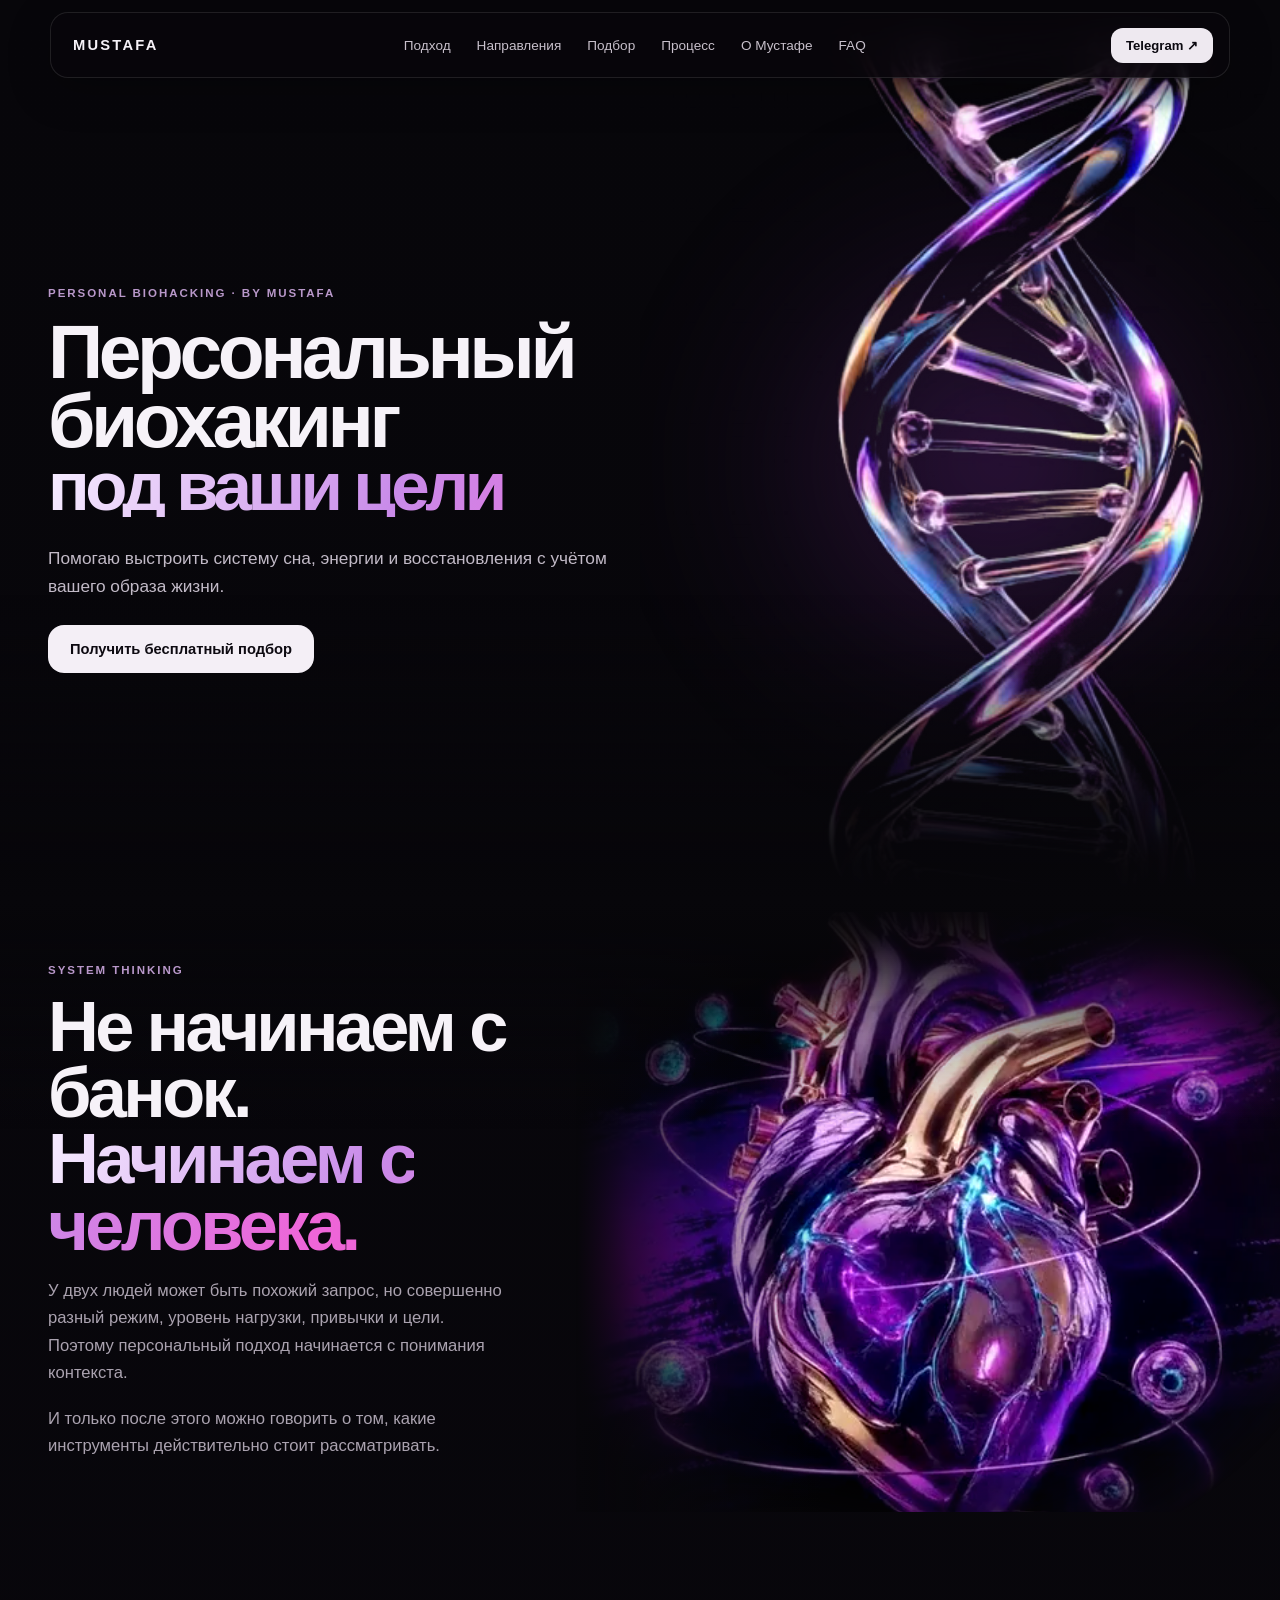
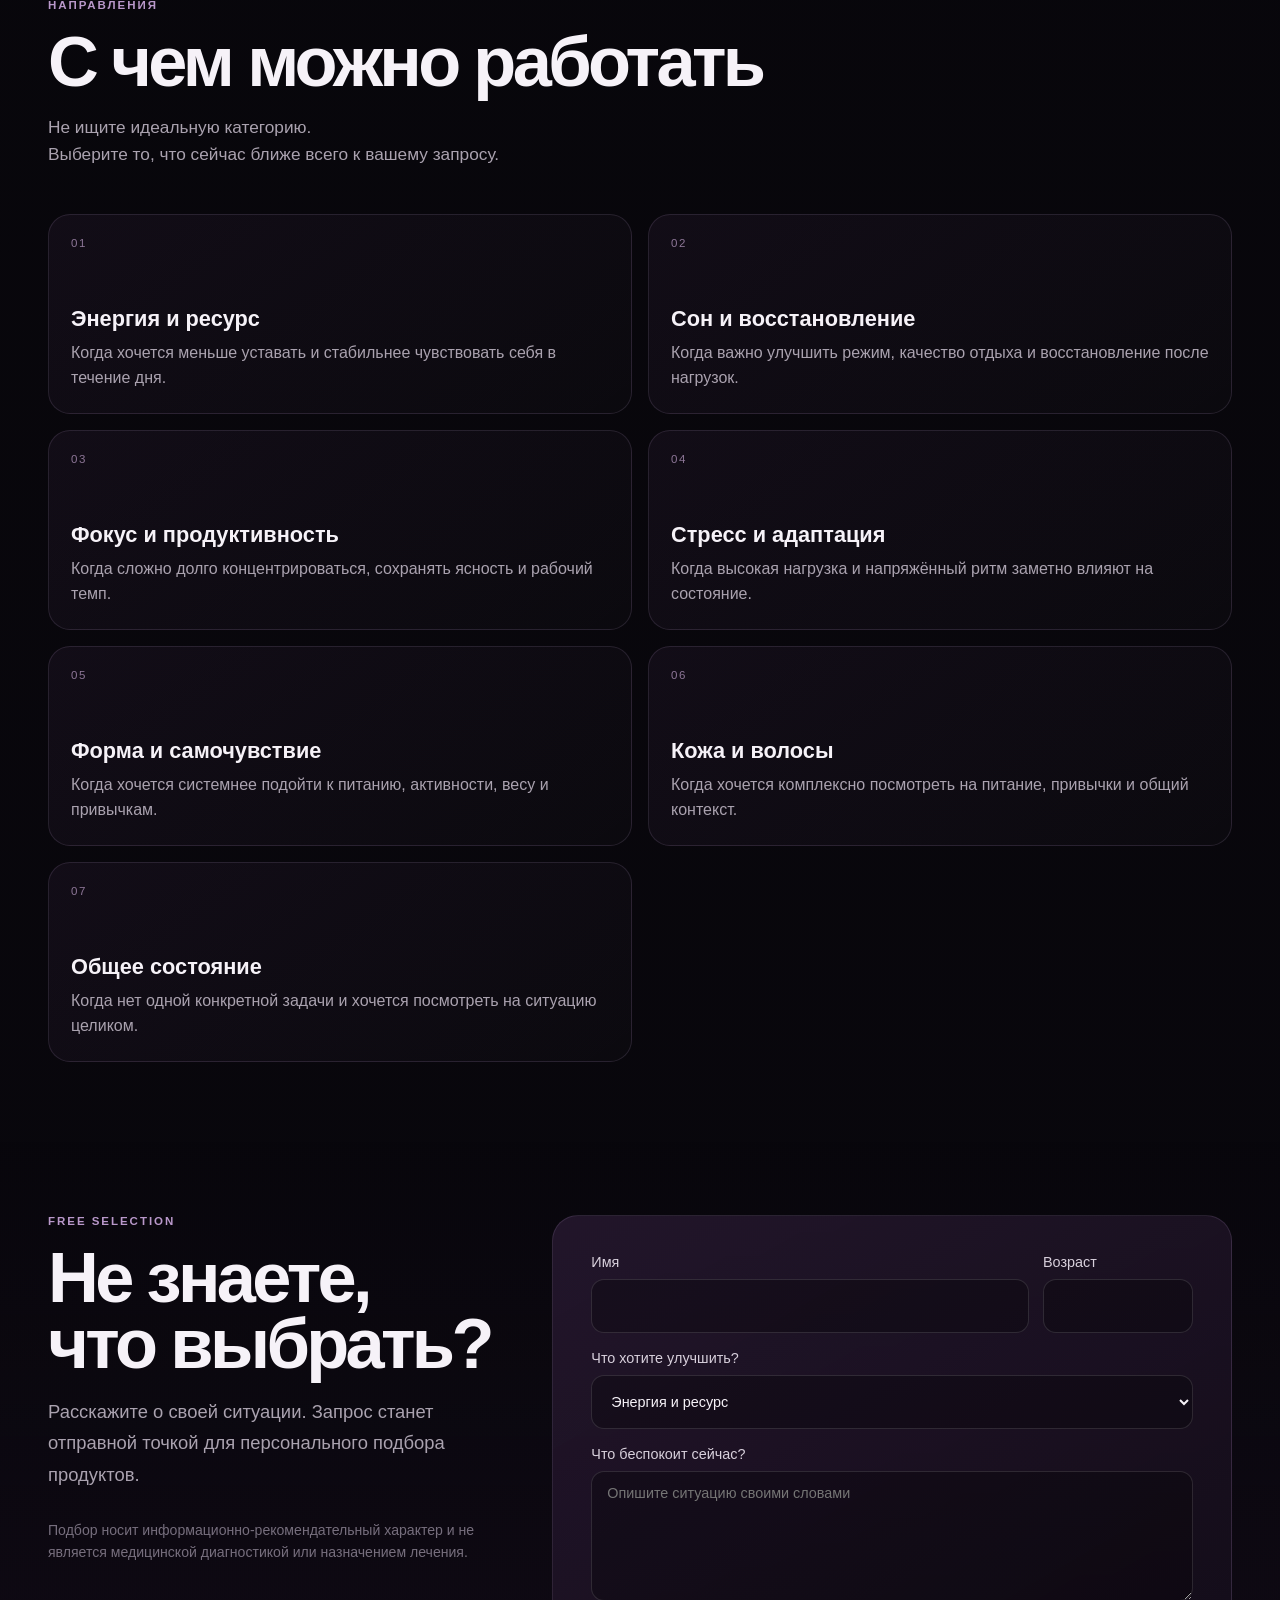
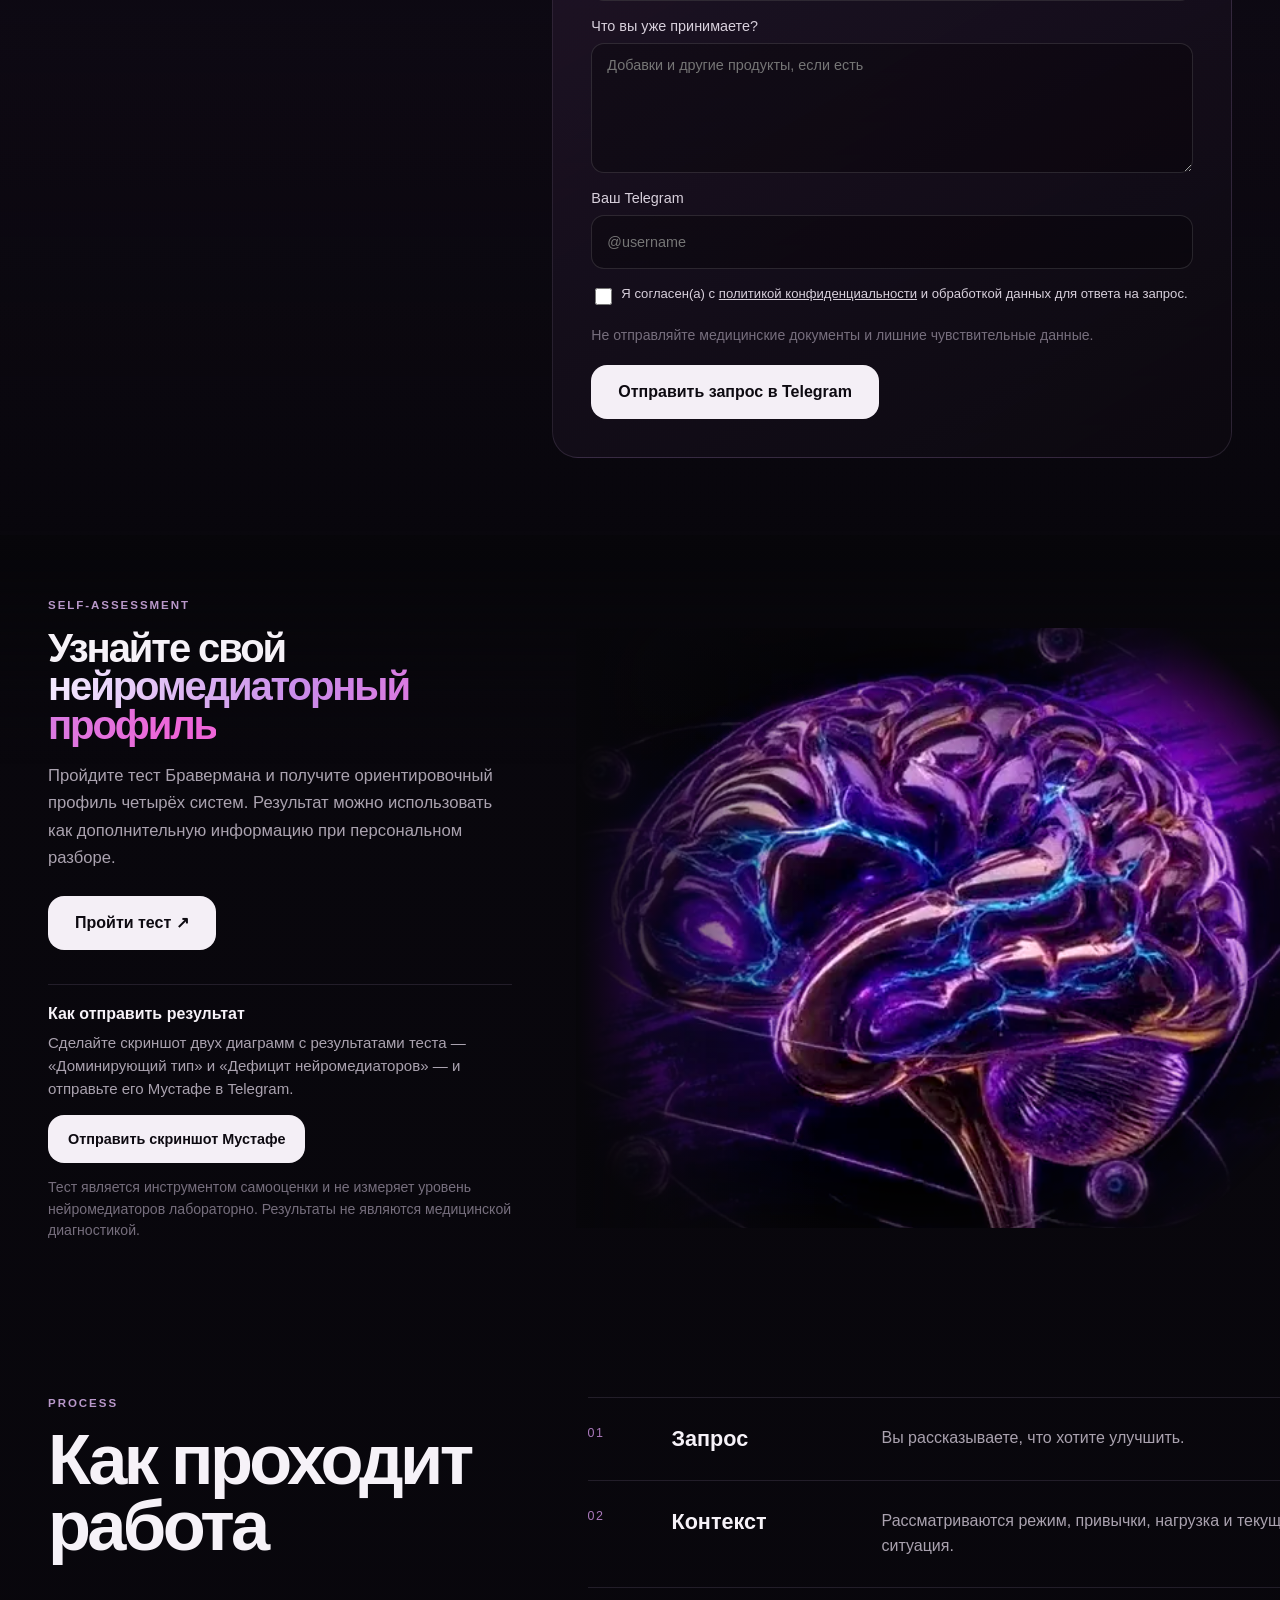
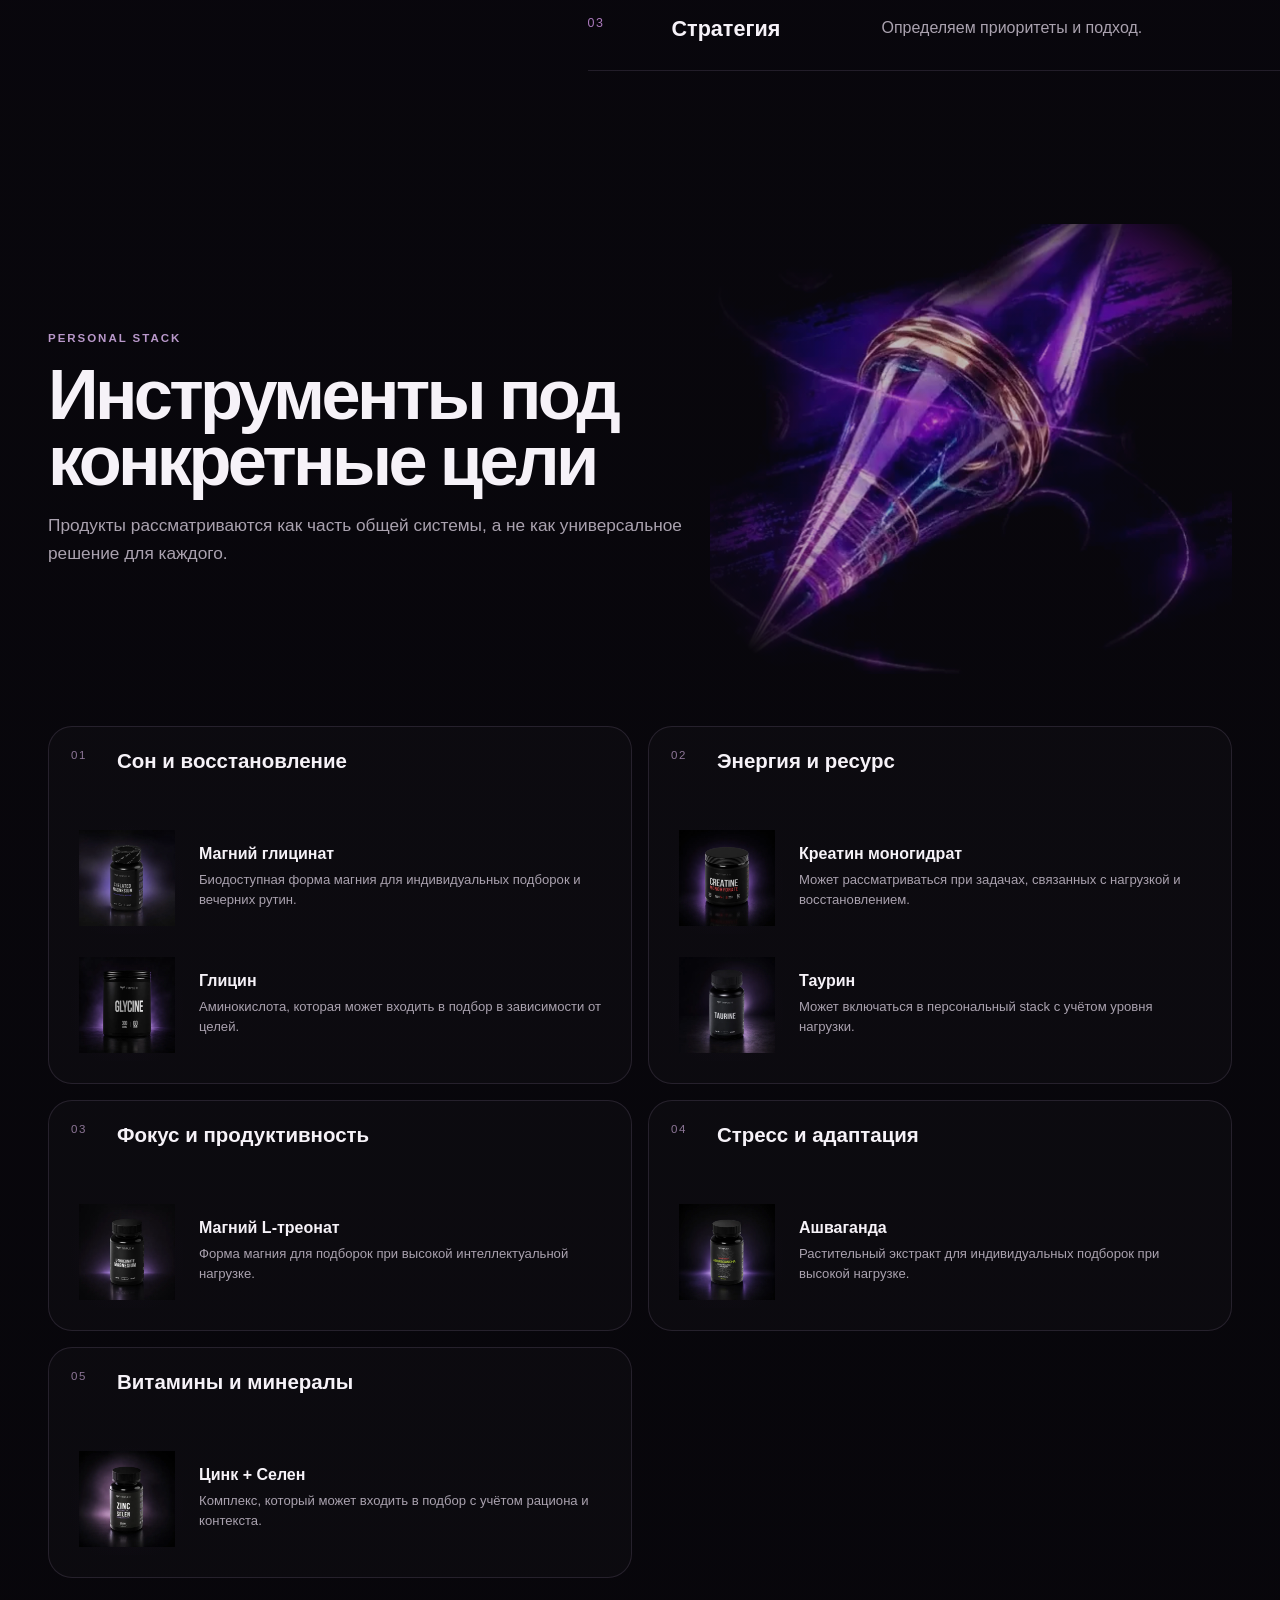
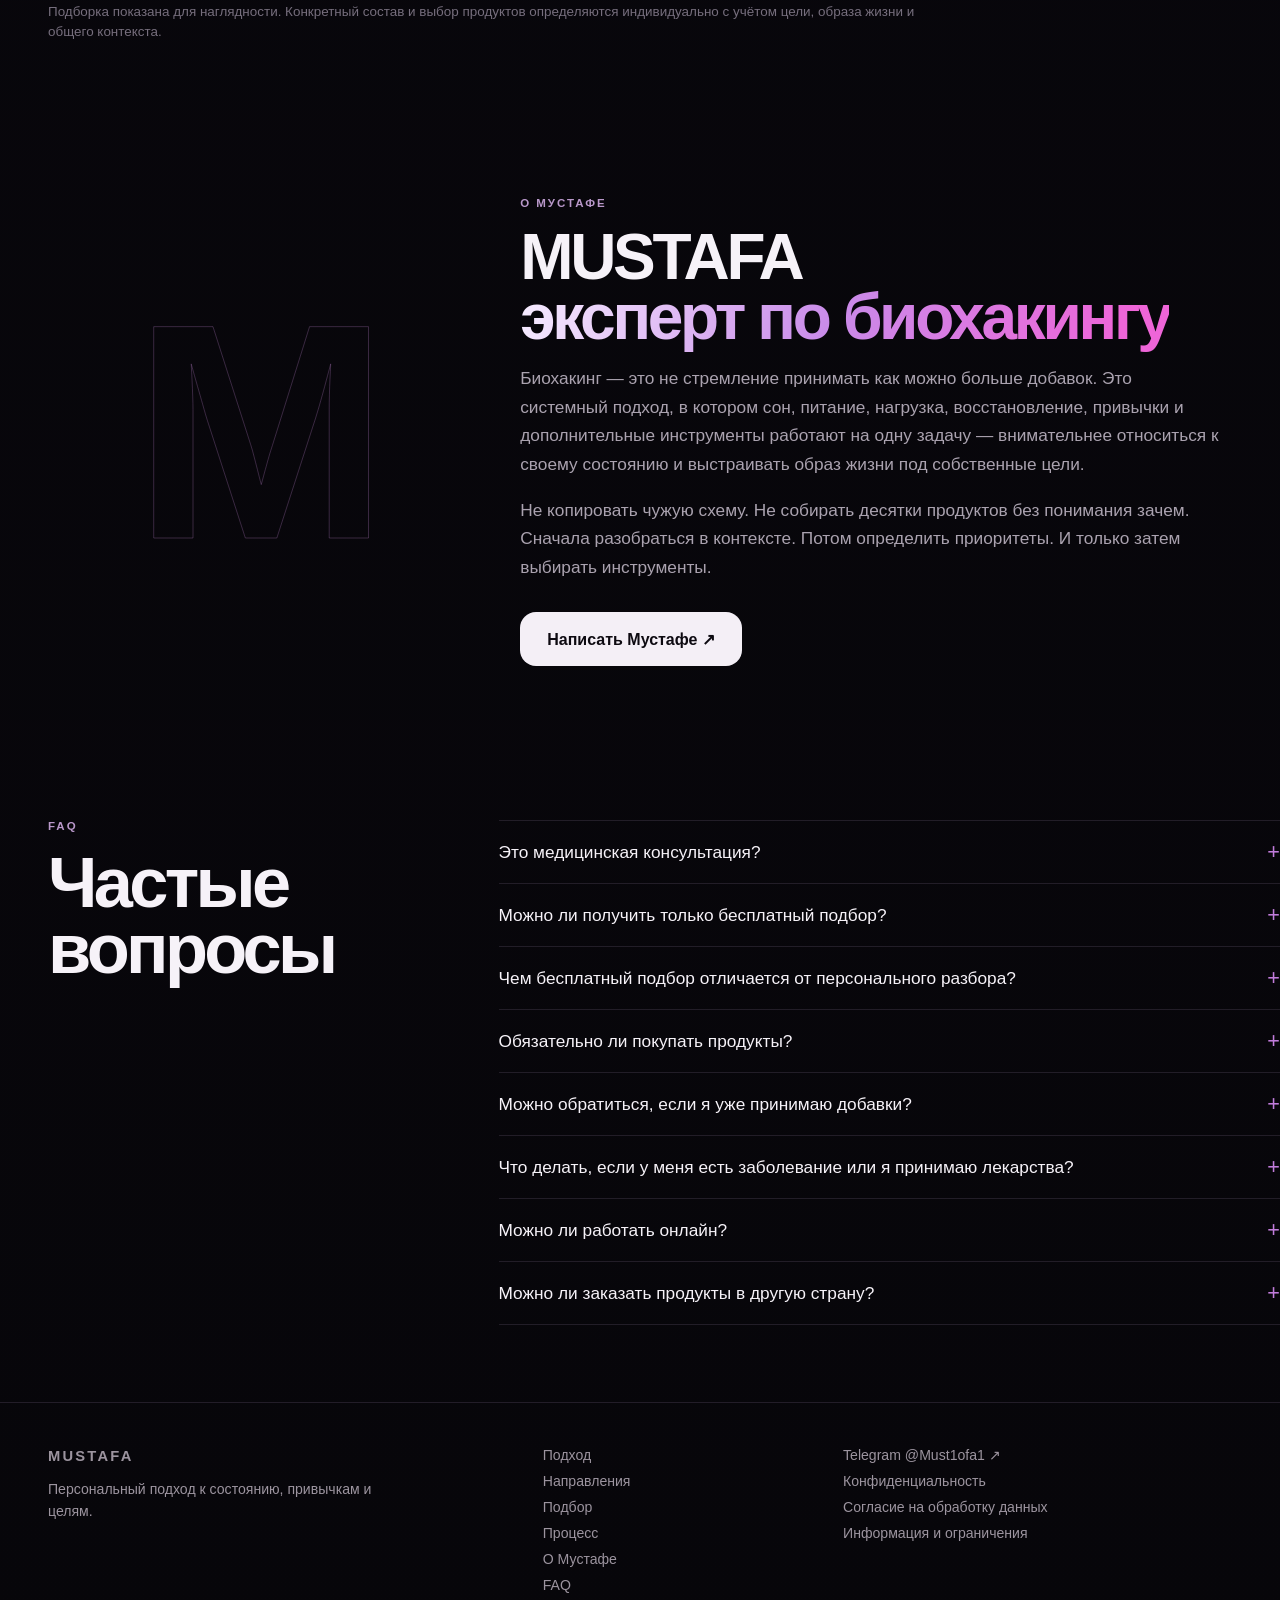
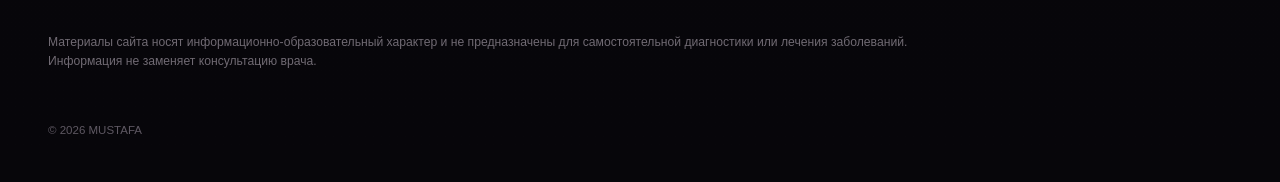
<file: index.html>
<!doctype html>
<html lang="ru">
<head>
  <meta charset="utf-8">
  <meta name="viewport" content="width=device-width,initial-scale=1,viewport-fit=cover">
  <meta name="theme-color" content="#07060a">
  <meta name="description" content="Персональный подход к энергии, сну, восстановлению и продуктивности.">
  <meta property="og:title" content="MUSTAFA — персональный биохакинг">
  <meta property="og:description" content="Сон, энергия, концентрация и восстановление через персональный подход.">
  <meta property="og:type" content="website">
  <meta property="og:image" content="assets/images/dna.jpg">
  <title>MUSTAFA — персональный биохакинг</title>
  <link rel="stylesheet" href="styles.css?v=20260825-13">
  <script src="app.js?v=20260825-10" defer></script>
</head>
<body>
  <a class="skip-link" href="#main">Перейти к содержанию</a>
  <div class="intro" id="intro" aria-hidden="true">
    <div class="intro__light"></div>
    <div class="intro__media"><video class="intro__video" autoplay muted loop playsinline preload="auto" poster="assets/images/dna-flow-poster.webp"><source src="assets/video/dna-flow.webm" type="video/webm"></video></div>
    <div class="intro__word">MUSTAFA</div>
    <button class="intro__skip" id="skipIntro" type="button">Пропустить</button>
  </div>
  <header class="header" id="header">
    <a class="brand" href="#top" aria-label="MUSTAFA — на главную">MUSTAFA</a>
    <nav class="nav" id="nav" aria-label="Основная навигация"><a href="#system">Подход</a><a href="#goals">Направления</a><a href="#selection">Подбор</a><a href="#process">Процесс</a><a href="#about">О Мустафе</a><a href="#faq">FAQ</a></nav>
    <a class="header__cta" href="https://t.me/Must1ofa1" target="_blank" rel="noopener noreferrer">Telegram ↗</a>
    <button class="menu" id="menu" type="button" aria-label="Открыть меню" aria-expanded="false"><span></span><span></span></button>
  </header>
  <main id="main">
    <section class="hero" id="top">
      <div class="hero__visual" id="heroVisual" aria-hidden="true"><video class="hero__video" autoplay muted loop playsinline preload="metadata" poster="assets/images/dna-flow-poster.webp"><source src="assets/video/dna-flow.webm" type="video/webm"></video></div>
      <div class="hero__content shell"><p class="eyebrow">PERSONAL BIOHACKING · BY MUSTAFA</p><h1 class="hero-title"><span class="hero-title__line">Персональный</span><span class="hero-title__line">биохакинг</span><em class="hero-title__line">под ваши цели</em></h1><p class="hero__lead">Помогаю выстроить систему сна, энергии и восстановления с учётом вашего образа жизни.</p><div class="hero__actions"><a class="button button--primary" href="#selection">Получить бесплатный подбор</a></div></div>
    </section>

    <section class="media-section media-section--heart" id="system">
      <div class="section-visual section-visual--heart" aria-hidden="true"><video class="section-video" autoplay muted loop playsinline preload="metadata" poster="assets/images/human-system-poster.webp"><source src="assets/video/human-system.mp4" type="video/mp4"></video></div>
      <div class="section-copy shell"><p class="eyebrow">SYSTEM THINKING</p><h2>Не начинаем с банок.<br><em>Начинаем с человека.</em></h2><p>У двух людей может быть похожий запрос, но совершенно разный режим, уровень нагрузки, привычки и цели. Поэтому персональный подход начинается с понимания контекста.</p><p>И только после этого можно говорить о том, какие инструменты действительно стоит рассматривать.</p></div>
    </section>

    <section id="goals" class="section goals"><div class="shell"><div class="section-head"><p class="eyebrow">НАПРАВЛЕНИЯ</p><h2>С чем можно работать</h2><p>Не ищите идеальную категорию.<br>Выберите то, что сейчас ближе всего к вашему запросу.</p></div><div class="goal-grid">
      <article class="goal-card"><span>01</span><h3>Энергия и ресурс</h3><p>Когда хочется меньше уставать и стабильнее чувствовать себя в течение дня.</p></article>
      <article class="goal-card"><span>02</span><h3>Сон и восстановление</h3><p>Когда важно улучшить режим, качество отдыха и восстановление после нагрузок.</p></article>
      <article class="goal-card"><span>03</span><h3>Фокус и продуктивность</h3><p>Когда сложно долго концентрироваться, сохранять ясность и рабочий темп.</p></article>
      <article class="goal-card"><span>04</span><h3>Стресс и адаптация</h3><p>Когда высокая нагрузка и напряжённый ритм заметно влияют на состояние.</p></article>
      <article class="goal-card"><span>05</span><h3>Форма и самочувствие</h3><p>Когда хочется системнее подойти к питанию, активности, весу и привычкам.</p></article>
      <article class="goal-card"><span>06</span><h3>Кожа и волосы</h3><p>Когда хочется комплексно посмотреть на питание, привычки и общий контекст.</p></article>
      <article class="goal-card"><span>07</span><h3>Общее состояние</h3><p>Когда нет одной конкретной задачи и хочется посмотреть на ситуацию целиком.</p></article>
    </div></div></section>

    <section id="selection" class="section selection"><div class="shell selection__grid"><div class="selection__intro"><p class="eyebrow">FREE SELECTION</p><h2>Не знаете,<br>что выбрать?</h2><p>Расскажите о своей ситуации. Запрос станет отправной точкой для персонального подбора продуктов.</p><p class="legal-note">Подбор носит информационно-рекомендательный характер и не является медицинской диагностикой или назначением лечения.</p></div>
      <form class="lead-form" id="leadForm" aria-describedby="form-note">
        <div class="form-row"><label>Имя<input name="name" autocomplete="name" required></label><label>Возраст<input name="age" inputmode="numeric" pattern="[0-9]{2,3}"></label></div>
        <label>Что хотите улучшить?<select name="goal"><option>Энергия и ресурс</option><option>Сон и восстановление</option><option>Фокус и продуктивность</option><option>Стресс и адаптация</option><option>Форма и самочувствие</option><option>Кожа и волосы</option><option>Общее состояние</option></select></label>
        <label>Что беспокоит сейчас?<textarea name="situation" rows="4" placeholder="Опишите ситуацию своими словами" required></textarea></label>
        <label>Что вы уже принимаете?<textarea name="current" rows="3" placeholder="Добавки и другие продукты, если есть"></textarea></label>
        <label>Ваш Telegram<input name="telegram" placeholder="@username" autocomplete="off" required></label>
        <label class="checkbox"><input type="checkbox" required><span>Я согласен(а) с <a href="privacy.html">политикой конфиденциальности</a> и обработкой данных для ответа на запрос.</span></label>
        <p id="form-note" class="legal-note form-note">Не отправляйте медицинские документы и лишние чувствительные данные.</p>
        <button class="button button--primary" id="submitButton" type="submit">Отправить запрос в Telegram</button><p class="success" id="formStatus" role="status" hidden></p>
      </form>
    </div></section>

    <section class="media-section media-section--brain" id="assessment">
      <div class="section-visual section-visual--brain" aria-hidden="true"><video class="section-video" autoplay muted loop playsinline preload="metadata" poster="assets/images/neuro-brain-poster.webp"><source src="assets/video/neuro-brain.mp4" type="video/mp4"></video></div>
      <div class="section-copy shell"><p class="eyebrow">SELF-ASSESSMENT</p><h2>Узнайте свой<br><em><span class="no-break">нейромедиаторный</span> профиль</em></h2><p>Пройдите тест Бравермана и получите ориентировочный профиль четырёх систем. Результат можно использовать как дополнительную информацию при персональном разборе.</p><a class="button button--primary" href="https://psytests.org/typo/bna-run.html" target="_blank" rel="noopener noreferrer">Пройти тест ↗</a><div class="test-share"><strong>Как отправить результат</strong><p>Сделайте скриншот двух диаграмм с результатами теста — «Доминирующий тип» и «Дефицит нейромедиаторов» — и отправьте его Мустафе в Telegram.</p><a class="button button--primary" href="https://t.me/Must1ofa1?text=Здравствуйте%21%20Отправляю%20скриншот%20диаграмм%20с%20результатами%20теста%20Бравермана." target="_blank" rel="noopener noreferrer">Отправить скриншот Мустафе</a></div><p class="legal-note">Тест является инструментом самооценки и не измеряет уровень нейромедиаторов лабораторно. Результаты не являются медицинской диагностикой.</p></div>
    </section>

    <section class="section process" id="process"><div class="shell process__grid"><div class="section-head"><p class="eyebrow">PROCESS</p><h2>Как проходит работа</h2></div><div class="timeline">
      <article><span>01</span><h3>Запрос</h3><p>Вы рассказываете, что хотите улучшить.</p></article>
      <article><span>02</span><h3>Контекст</h3><p>Рассматриваются режим, привычки, нагрузка и текущая ситуация.</p></article>
      <article><span>03</span><h3>Стратегия</h3><p>Определяем приоритеты и подход.</p></article>
    </div></div></section>

    <section class="section products" id="products"><div class="shell"><div class="products__intro"><div class="section-head"><p class="eyebrow">PERSONAL STACK</p><h2>Инструменты под конкретные цели</h2><p>Продукты рассматриваются как часть общей системы, а не как универсальное решение для каждого.</p></div><div class="products__animation" aria-hidden="true"><video autoplay muted loop playsinline preload="metadata" poster="assets/images/product-system-no-orbs-v4.webp?v=4"><source src="assets/video/product-system-no-orbs-v4.mp4?v=4" type="video/mp4"></video></div></div><div class="product-grid">
      <article class="product-category"><div class="product-category__head"><span>01</span><h3>Сон и восстановление</h3></div><div class="product-list"><div class="product-item"><div class="product-visual"><img src="assets/images/products/magnesium-glycinate.webp" loading="lazy" alt="Магний глицинат Triple H"></div><div><strong>Магний глицинат</strong><small>Биодоступная форма магния для индивидуальных подборок и вечерних рутин.</small></div></div><div class="product-item"><div class="product-visual"><img src="assets/images/products/glycine.webp" loading="lazy" alt="Глицин Triple H"></div><div><strong>Глицин</strong><small>Аминокислота, которая может входить в подбор в зависимости от целей.</small></div></div></div></article>
      <article class="product-category"><div class="product-category__head"><span>02</span><h3>Энергия и ресурс</h3></div><div class="product-list"><div class="product-item"><div class="product-visual"><img src="assets/images/products/creatine.webp" loading="lazy" alt="Креатин моногидрат Triple H"></div><div><strong>Креатин моногидрат</strong><small>Может рассматриваться при задачах, связанных с нагрузкой и восстановлением.</small></div></div><div class="product-item"><div class="product-visual"><img src="assets/images/products/taurine.webp" loading="lazy" alt="Таурин Triple H"></div><div><strong>Таурин</strong><small>Может включаться в персональный stack с учётом уровня нагрузки.</small></div></div></div></article>
      <article class="product-category"><div class="product-category__head"><span>03</span><h3>Фокус и продуктивность</h3></div><div class="product-list"><div class="product-item"><div class="product-visual"><img src="assets/images/products/magnesium-threonate.webp" loading="lazy" alt="Магний L-треонат Triple H"></div><div><strong>Магний L‑треонат</strong><small>Форма магния для подборок при высокой интеллектуальной нагрузке.</small></div></div></div></article>
      <article class="product-category"><div class="product-category__head"><span>04</span><h3>Стресс и адаптация</h3></div><div class="product-list"><div class="product-item"><div class="product-visual"><img src="assets/images/products/ashwagandha.webp" loading="lazy" alt="Ашваганда Triple H"></div><div><strong>Ашваганда</strong><small>Растительный экстракт для индивидуальных подборок при высокой нагрузке.</small></div></div></div></article>
      <article class="product-category"><div class="product-category__head"><span>05</span><h3>Витамины и минералы</h3></div><div class="product-list"><div class="product-item"><div class="product-visual"><img src="assets/images/products/zinc-selen.webp" loading="lazy" alt="Цинк и селен Triple H"></div><div><strong>Цинк + Селен</strong><small>Комплекс, который может входить в подбор с учётом рациона и контекста.</small></div></div></div></article>
    </div><p class="product-disclaimer">Подборка показана для наглядности. Конкретный состав и выбор продуктов определяются индивидуально с учётом цели, образа жизни и общего контекста.</p></div></section>

    <section id="about" class="section about"><div class="shell about__grid"><div class="about__mark" aria-hidden="true">M</div><div><p class="eyebrow">О МУСТАФЕ</p><h2>MUSTAFA<br><em>эксперт по биохакингу</em></h2><p>Биохакинг — это не стремление принимать как можно больше добавок. Это системный подход, в котором сон, питание, нагрузка, восстановление, привычки и дополнительные инструменты работают на одну задачу — внимательнее относиться к своему состоянию и выстраивать образ жизни под собственные цели.</p><p>Не копировать чужую схему. Не собирать десятки продуктов без понимания зачем. Сначала разобраться в контексте. Потом определить приоритеты. И только затем выбирать инструменты.</p><a class="button button--primary" href="https://t.me/Must1ofa1" target="_blank" rel="noopener noreferrer">Написать Мустафе ↗</a></div></div></section>

    <section id="faq" class="section faq"><div class="shell faq__grid"><div class="section-head"><p class="eyebrow">FAQ</p><h2>Частые вопросы</h2></div><div class="faq-list">
      <details><summary>Это медицинская консультация?<span>+</span></summary><p>Нет. Материалы сайта и биохакинг-разбор не заменяют консультацию врача, медицинскую диагностику или лечение.</p></details>
      <details><summary>Можно ли получить только бесплатный подбор?<span>+</span></summary><p>Да. Если ваша задача — подобрать продукты под конкретную цель, можно оставить запрос без персонального разбора.</p></details>
      <details><summary>Чем бесплатный подбор отличается от персонального разбора?<span>+</span></summary><p>Бесплатный подбор сфокусирован на выборе продуктов под конкретный запрос. Персональный разбор предполагает более широкий взгляд на образ жизни, режим, нагрузку, привычки и цели.</p></details>
      <details><summary>Обязательно ли покупать продукты?<span>+</span></summary><p>Нет. Сначала рассматривается ваш запрос и определяется дальнейшее направление.</p></details>
      <details><summary>Можно обратиться, если я уже принимаю добавки?<span>+</span></summary><p>Да. Укажите их в анкете, чтобы специалист видел общий контекст.</p></details>
      <details><summary>Что делать, если у меня есть заболевание или я принимаю лекарства?<span>+</span></summary><p>Вы можете оставить запрос, однако вопросы диагностики, лечения и совместимости с назначенной терапией необходимо обсуждать с врачом.</p></details>
      <details><summary>Можно ли работать онлайн?<span>+</span></summary><p>Да. Взаимодействие может проходить дистанционно.</p></details>
      <details><summary>Можно ли заказать продукты в другую страну?<span>+</span></summary><p>Возможность доставки зависит от страны и конкретного продукта и уточняется отдельно.</p></details>
    </div></div></section>
  </main>
  <footer class="footer"><div class="shell footer__grid"><div><a class="brand" href="#top">MUSTAFA</a><p>Персональный подход к состоянию, привычкам и целям.</p></div><div class="footer__links"><a href="#system">Подход</a><a href="#goals">Направления</a><a href="#selection">Подбор</a><a href="#process">Процесс</a><a href="#about">О Мустафе</a><a href="#faq">FAQ</a></div><div class="footer__links"><a href="https://t.me/Must1ofa1" target="_blank" rel="noopener noreferrer">Telegram @Must1ofa1 ↗</a><a href="privacy.html">Конфиденциальность</a><a href="consent.html">Согласие на обработку данных</a><a href="terms.html">Информация и ограничения</a></div><p class="footer__legal">Материалы сайта носят информационно-образовательный характер и не предназначены для самостоятельной диагностики или лечения заболеваний. Информация не заменяет консультацию врача.</p><p class="footer__copy">© 2026 MUSTAFA</p></div></footer>
</body>
</html>
</file>
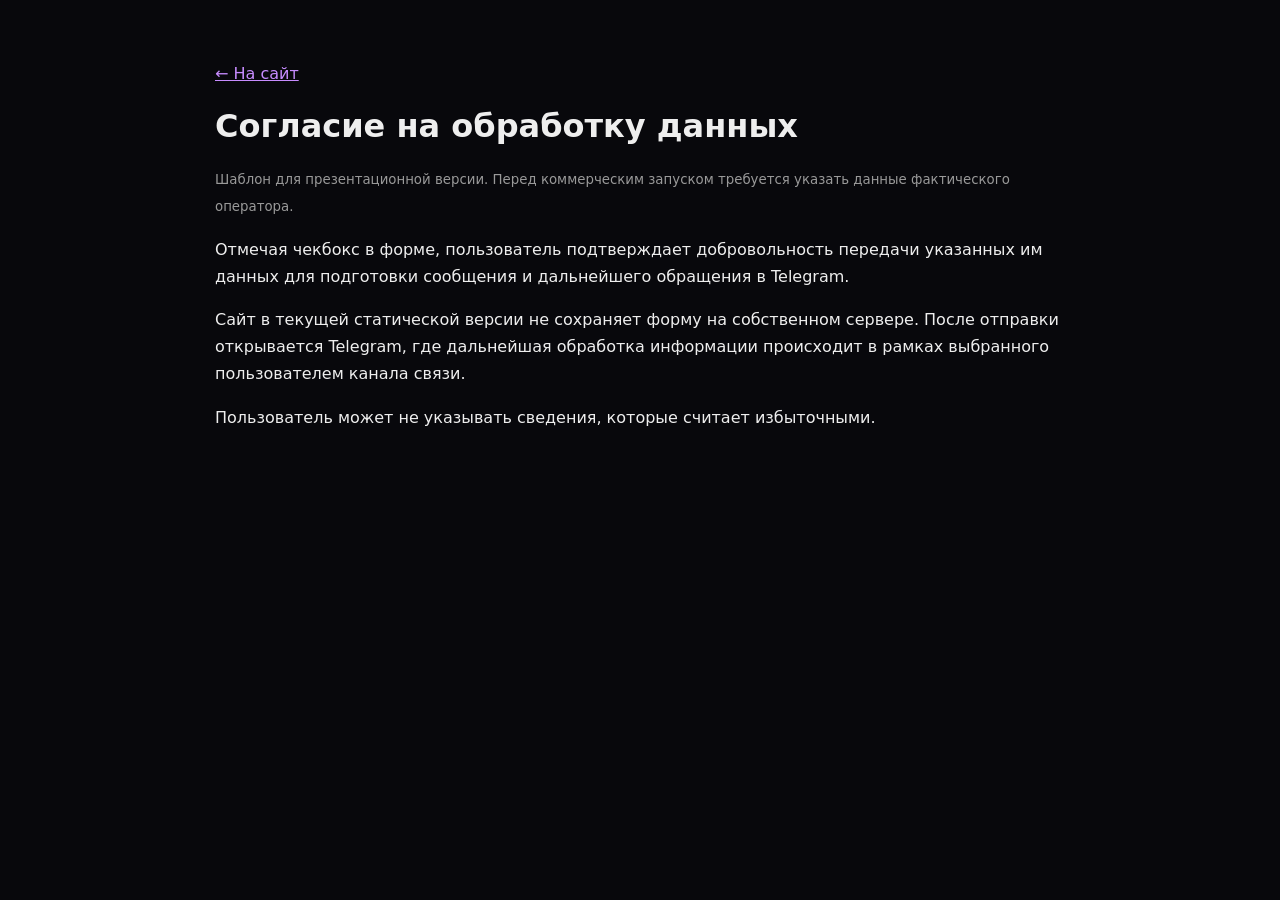
<file: consent.html>
<!doctype html><html lang="ru"><head><meta charset="utf-8"><meta name="viewport" content="width=device-width,initial-scale=1"><title>Согласие на обработку данных — MUSTAFA</title><style>body{max-width:850px;margin:0 auto;padding:60px 24px;background:#08080c;color:#eee;font:16px/1.7 system-ui}a{color:#c78cff}h1,h2{line-height:1.1}small{color:#999}</style></head><body><a href="./">← На сайт</a><h1>Согласие на обработку данных</h1><p><small>Шаблон для презентационной версии. Перед коммерческим запуском требуется указать данные фактического оператора.</small></p><p>Отмечая чекбокс в форме, пользователь подтверждает добровольность передачи указанных им данных для подготовки сообщения и дальнейшего обращения в Telegram.</p><p>Сайт в текущей статической версии не сохраняет форму на собственном сервере. После отправки открывается Telegram, где дальнейшая обработка информации происходит в рамках выбранного пользователем канала связи.</p><p>Пользователь может не указывать сведения, которые считает избыточными.</p></body></html>
</file>
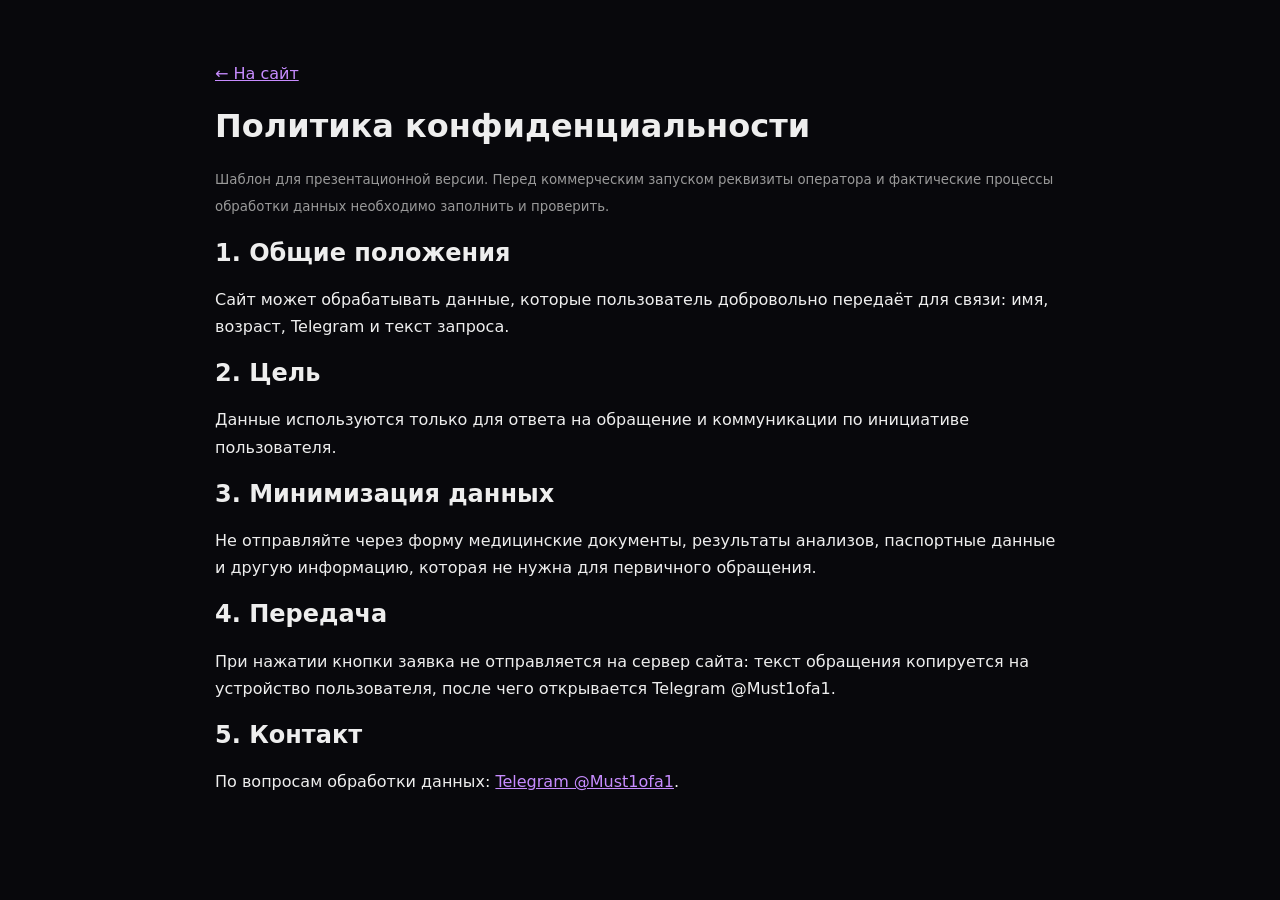
<file: privacy.html>
<!doctype html><html lang="ru"><head><meta charset="utf-8"><meta name="viewport" content="width=device-width,initial-scale=1"><title>Политика конфиденциальности — MUSTAFA</title><style>body{max-width:850px;margin:0 auto;padding:60px 24px;background:#08080c;color:#eee;font:16px/1.7 system-ui}a{color:#c78cff}h1,h2{line-height:1.1}small{color:#999}</style></head><body><a href="./">← На сайт</a><h1>Политика конфиденциальности</h1><p><small>Шаблон для презентационной версии. Перед коммерческим запуском реквизиты оператора и фактические процессы обработки данных необходимо заполнить и проверить.</small></p><h2>1. Общие положения</h2><p>Сайт может обрабатывать данные, которые пользователь добровольно передаёт для связи: имя, возраст, Telegram и текст запроса.</p><h2>2. Цель</h2><p>Данные используются только для ответа на обращение и коммуникации по инициативе пользователя.</p><h2>3. Минимизация данных</h2><p>Не отправляйте через форму медицинские документы, результаты анализов, паспортные данные и другую информацию, которая не нужна для первичного обращения.</p><h2>4. Передача</h2><p>При нажатии кнопки заявка не отправляется на сервер сайта: текст обращения копируется на устройство пользователя, после чего открывается Telegram @Must1ofa1.</p><h2>5. Контакт</h2><p>По вопросам обработки данных: <a href="https://t.me/Must1ofa1">Telegram @Must1ofa1</a>.</p></body></html>
</file>
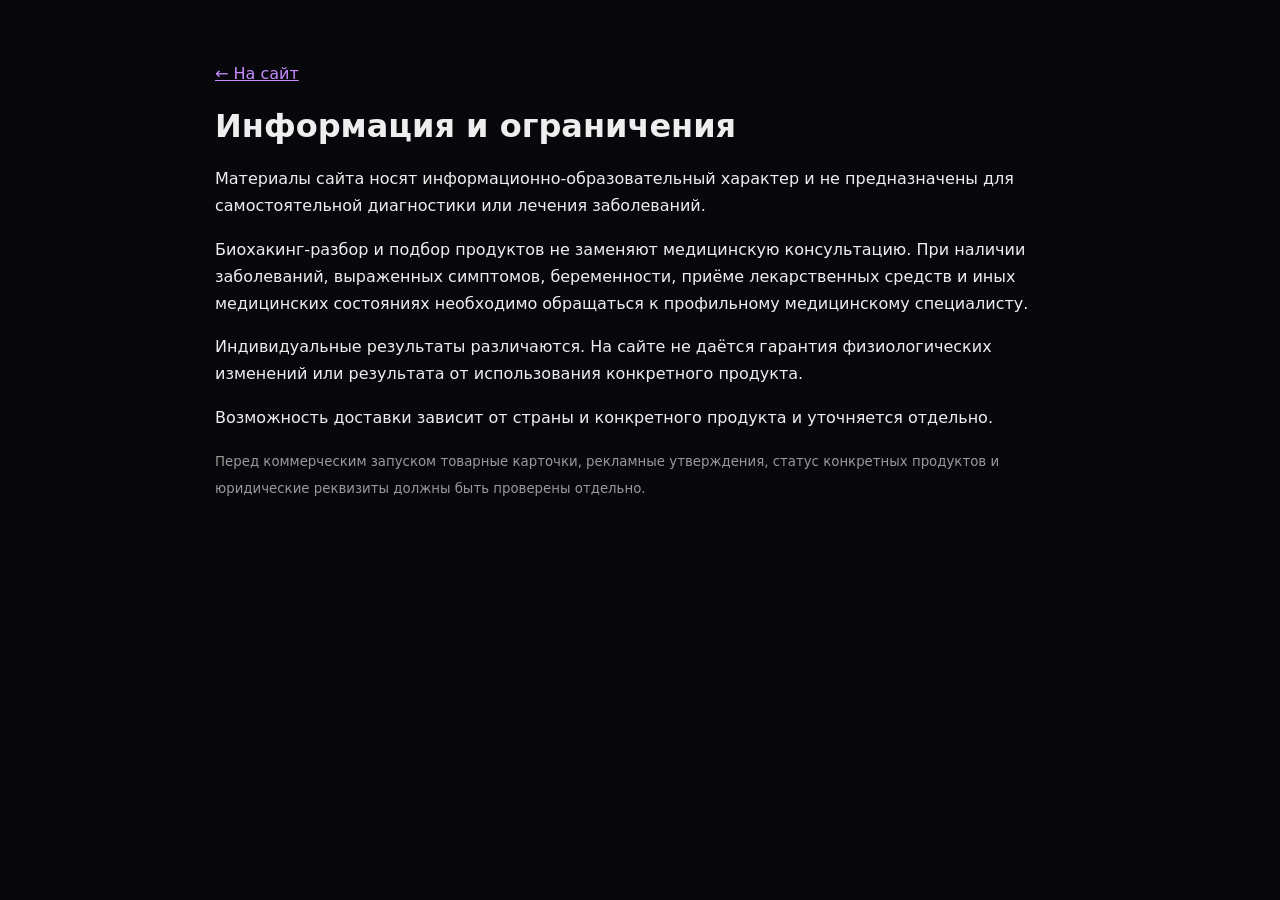
<file: terms.html>
<!doctype html><html lang="ru"><head><meta charset="utf-8"><meta name="viewport" content="width=device-width,initial-scale=1"><title>Информация и ограничения — MUSTAFA</title><style>body{max-width:850px;margin:0 auto;padding:60px 24px;background:#08080c;color:#eee;font:16px/1.7 system-ui}a{color:#c78cff}h1,h2{line-height:1.1}small{color:#999}</style></head><body><a href="./">← На сайт</a><h1>Информация и ограничения</h1><p>Материалы сайта носят информационно-образовательный характер и не предназначены для самостоятельной диагностики или лечения заболеваний.</p><p>Биохакинг-разбор и подбор продуктов не заменяют медицинскую консультацию. При наличии заболеваний, выраженных симптомов, беременности, приёме лекарственных средств и иных медицинских состояниях необходимо обращаться к профильному медицинскому специалисту.</p><p>Индивидуальные результаты различаются. На сайте не даётся гарантия физиологических изменений или результата от использования конкретного продукта.</p><p>Возможность доставки зависит от страны и конкретного продукта и уточняется отдельно.</p><p><small>Перед коммерческим запуском товарные карточки, рекламные утверждения, статус конкретных продуктов и юридические реквизиты должны быть проверены отдельно.</small></p></body></html>
</file>
<file: styles.css>
:root{--bg:#07060a;--surface:#0d0a12;--surface-2:#130d1a;--ink:#f6f2f8;--muted:#aaa2af;--quiet:#766e7d;--accent:#c78bea;--accent-2:#ed60d6;--line:rgba(218,182,236,.13);--max:1480px;--pad:clamp(18px,4vw,48px);--radius:24px;--ease:cubic-bezier(.2,.75,.25,1)}
*{box-sizing:border-box}
html{scroll-behavior:smooth;background:var(--bg)}
body{margin:0;background:linear-gradient(180deg,#07060a 0%,#09070d 46%,#07060a 100%);color:var(--ink);font-family:-apple-system,BlinkMacSystemFont,"Segoe UI",Roboto,Helvetica,Arial,sans-serif;overflow-x:hidden}
body:after{content:"";position:fixed;inset:0;pointer-events:none;z-index:-1;background:radial-gradient(ellipse at 86% 6%,rgba(132,49,180,.14),transparent 34%),radial-gradient(ellipse at 12% 52%,rgba(128,39,139,.06),transparent 28%)}
a{color:inherit;text-decoration:none}
button,input,textarea,select{font:inherit}
img,video{max-width:100%}
.shell{width:min(var(--max),100%);margin-inline:auto;padding-inline:var(--pad)}
.skip-link{position:fixed;left:16px;top:-60px;z-index:10000;background:#fff;color:#111;padding:12px 16px;border-radius:10px}.skip-link:focus{top:16px}
.eyebrow{margin:0 0 18px;color:#b998ca;font-size:.72rem;font-weight:700;letter-spacing:.17em;text-transform:uppercase}
h1,h2,h3,p{overflow-wrap:break-word}
h2{margin:0;font-size:clamp(3.5rem,5.5vw,5.9rem);line-height:.94;letter-spacing:-.052em;font-weight:720}
h2 em,.hero-title em{font:inherit;color:transparent;background:linear-gradient(110deg,#f5eaff 2%,#c98be9 48%,#ee65d8 92%);background-clip:text;-webkit-background-clip:text}
.no-break{white-space:nowrap;overflow-wrap:normal;word-break:normal}
.media-section--brain h2{font-size:clamp(2.5rem,3.1vw,3.65rem);line-height:.96}
.section{padding:clamp(64px,6vw,96px) 0;position:relative}
.section-head{max-width:860px;margin-bottom:clamp(30px,3.5vw,48px)}
.section-head>p:last-child{max-width:650px;margin:18px 0 0;color:var(--muted);font-size:clamp(1rem,1.35vw,1.2rem);line-height:1.6}
.button{min-height:54px;width:fit-content;padding:0 27px;border:0;border-radius:16px;display:inline-flex;align-items:center;justify-content:center;color:#0d0a11;background:#f4eff6;font-size:1rem;font-weight:730;cursor:pointer;transition:background .2s,color .2s;white-space:nowrap}
.button:hover{background:#fff}.button:focus-visible,.nav a:focus-visible,.menu:focus-visible,summary:focus-visible,input:focus-visible,textarea:focus-visible,select:focus-visible{outline:3px solid #d9a8ed;outline-offset:3px}
.button:disabled{cursor:wait;opacity:.68}
.legal-note{color:var(--quiet)!important;font-size:.88rem!important;line-height:1.55!important}

/* Intro */
.intro{position:fixed;inset:0;z-index:9999;display:grid;place-items:center;overflow:hidden;background:#050407;transition:opacity .6s var(--ease),visibility .6s}
.intro.is-hidden{opacity:0;visibility:hidden;pointer-events:none}
.intro__light{position:absolute;width:88vw;height:65vh;left:6vw;top:16vh;transform:rotate(-14deg);background:radial-gradient(ellipse,rgba(172,67,220,.19),transparent 67%);filter:blur(38px)}
.intro__media{position:absolute;inset:-12% -18%;display:grid;place-items:center;transform:rotate(52deg)}
.intro__video{width:min(640px,58vw);height:128vh;object-fit:cover;object-position:center;filter:saturate(1.05) contrast(1.04) drop-shadow(0 0 34px rgba(200,83,233,.18));-webkit-mask-image:linear-gradient(to bottom,transparent,#000 16%,#000 84%,transparent);mask-image:linear-gradient(to bottom,transparent,#000 16%,#000 84%,transparent)}
.intro__word{position:absolute;left:clamp(20px,5vw,80px);bottom:clamp(28px,6vw,72px);font-size:clamp(1rem,2.2vw,2rem);font-weight:800;letter-spacing:.18em}
.intro__skip{position:absolute;right:20px;top:20px;padding:11px 15px;color:#d9d0df;border:1px solid var(--line);border-radius:12px;background:rgba(15,10,20,.72);cursor:pointer}

/* Header */
.header{position:fixed;z-index:1000;top:12px;left:50%;transform:translateX(-50%);width:min(1180px,calc(100% - 28px));height:66px;padding:0 16px 0 22px;display:grid;grid-template-columns:auto 1fr auto;align-items:center;gap:24px;border:1px solid rgba(255,255,255,.1);border-radius:18px;background:rgba(8,6,11,.78);backdrop-filter:blur(20px);box-shadow:0 12px 42px rgba(0,0,0,.25)}
.brand{font-size:.92rem;font-weight:850;letter-spacing:.15em}
.nav{display:flex;align-items:center;justify-content:center;gap:26px;color:#c7c0cb;font-size:.85rem}.nav a{transition:color .2s}.nav a:hover{color:#fff}
.header__cta{padding:10px 15px;border-radius:12px;background:#eee9f0;color:#0b0910;font-size:.82rem;font-weight:750}
.menu{display:none;position:relative;width:42px;height:42px;border:0;background:none;cursor:pointer}.menu span{position:absolute;left:9px;right:9px;height:1px;background:#fff}.menu span:first-child{top:17px}.menu span:last-child{top:24px}

/* Hero */
.hero{position:relative;min-height:100svh;overflow:hidden;display:flex;align-items:center;isolation:isolate}
.hero:after{content:"";position:absolute;inset:auto 0 0;height:34%;z-index:2;pointer-events:none;background:linear-gradient(to bottom,transparent 0%,rgba(7,6,10,.12) 18%,rgba(7,6,10,.42) 42%,rgba(7,6,10,.78) 70%,var(--bg) 100%)}
.hero__content{position:relative;z-index:3;padding-top:124px;padding-bottom:64px}
.hero-title{max-width:730px;margin:0;font-size:clamp(4rem,6vw,6.75rem);line-height:.9;letter-spacing:-.058em;font-weight:740}
.hero-title__line{display:block;white-space:nowrap;overflow-wrap:normal;word-break:normal}.hero-title em{font-size:.9em}
.hero__lead{max-width:600px;margin:28px 0 24px;color:#c2bac7;font-size:clamp(1.05rem,1.35vw,1.25rem);line-height:1.62}
.hero__actions{display:flex;align-items:center;gap:16px;flex-wrap:wrap}.hero__actions .button{min-height:48px;padding:0 22px;font-size:.92rem}
.hero__visual{position:absolute;z-index:1;top:3%;right:-3%;bottom:0;width:59%;overflow:hidden;pointer-events:none}
.hero__visual:before{content:"";position:absolute;inset:10% 0;background:radial-gradient(ellipse,rgba(157,57,206,.23),rgba(97,32,131,.06) 48%,transparent 72%);filter:blur(34px)}
.hero__video{position:absolute;inset:0;width:100%;height:100%;display:block;object-fit:cover;object-position:center 36%;-webkit-mask-image:linear-gradient(to bottom,transparent 0%,#000 10%,#000 80%,transparent 100%);mask-image:linear-gradient(to bottom,transparent 0%,#000 10%,#000 80%,transparent 100%);filter:saturate(1.05) contrast(1.03)}

/* Full visual sections */
.media-section{position:relative;min-height:650px;display:grid;grid-template-columns:55% 45%;align-items:center;overflow:hidden}
.media-section:before{content:"";position:absolute;z-index:2;top:0;left:0;right:0;height:clamp(150px,18vw,280px);pointer-events:none;background:linear-gradient(to bottom,var(--bg) 0%,rgba(7,6,10,.88) 18%,rgba(7,6,10,.56) 42%,rgba(7,6,10,.22) 68%,transparent 100%)}
.media-section--heart,.media-section--brain{grid-template-columns:45% 55%}
.section-visual{position:relative;z-index:1;width:100%;height:clamp(540px,58vw,740px);overflow:hidden}
.section-visual:after{content:"";position:absolute;inset:0;pointer-events:none;background:linear-gradient(90deg,transparent 65%,var(--bg) 100%)}
.section-video{width:100%;height:100%;display:block;object-fit:cover;object-position:center;mix-blend-mode:screen;filter:saturate(.95) contrast(1.05);-webkit-mask-image:radial-gradient(ellipse at center,#000 42%,rgba(0,0,0,.92) 61%,transparent 87%);mask-image:radial-gradient(ellipse at center,#000 42%,rgba(0,0,0,.92) 61%,transparent 87%)}
.section-copy{position:relative;z-index:3;max-width:720px;padding-block:64px;padding-left:clamp(30px,5vw,88px);padding-right:var(--pad)}
.section-copy p:not(.eyebrow,.legal-note){max-width:640px;margin:18px 0 0;color:var(--muted);font-size:clamp(1rem,1.3vw,1.17rem);line-height:1.65}
.section-copy .button{margin-top:24px}
.media-section--heart .section-visual,.media-section--brain .section-visual{grid-column:2;grid-row:1}.media-section--heart .section-copy,.media-section--brain .section-copy{grid-column:1;grid-row:1;justify-self:end;padding-left:var(--pad);padding-right:clamp(30px,5vw,88px)}
.media-section--heart .section-visual:after,.media-section--brain .section-visual:after{background:linear-gradient(270deg,transparent 65%,var(--bg) 100%)}
.test-share{max-width:600px;margin-top:34px;padding-top:20px;border-top:1px solid var(--line)}.test-share strong{display:block;margin-bottom:8px;font-size:1rem}.section-copy .test-share p{max-width:570px;margin:0;color:var(--muted);font-size:.94rem;line-height:1.55}.section-copy .test-share .button{min-height:48px;margin-top:14px;padding:0 20px;font-size:.9rem}

/* Goals */
.goals{padding-top:76px}
.goal-grid{display:grid;grid-template-columns:repeat(3,minmax(0,1fr));gap:16px}
.goal-card{min-height:200px;padding:22px;display:flex;flex-direction:column;border:1px solid var(--line);border-radius:22px;background:linear-gradient(145deg,rgba(200,131,226,.055),rgba(255,255,255,.014));transition:transform .25s var(--ease),border-color .25s,background .25s}
.goal-card:hover{transform:translateY(-3px);border-color:rgba(215,152,235,.28);background:linear-gradient(145deg,rgba(200,131,226,.085),rgba(255,255,255,.018))}
.goal-card>span,.product-category__head>span{color:#8d7697;font-size:.72rem;letter-spacing:.13em}.goal-card h3{margin:auto 0 10px;font-size:clamp(1.25rem,1.7vw,1.55rem);line-height:1.15}.goal-card p{margin:0;color:var(--muted);font-size:1rem;line-height:1.55}

/* Form */
.selection{background:linear-gradient(180deg,transparent,rgba(31,18,40,.24),transparent)}
.selection__grid{display:grid;grid-template-columns:minmax(0,2fr) minmax(0,3fr);gap:clamp(34px,4vw,60px);align-items:start}
.selection__intro{position:sticky;top:112px;min-width:0}.selection__intro>p:not(.eyebrow,.legal-note){max-width:520px;color:var(--muted);font-size:1.15rem;line-height:1.7}.selection__intro .legal-note{max-width:500px;margin-top:30px}
.lead-form{min-width:0;width:100%;padding:clamp(24px,3vw,38px);border:1px solid var(--line);border-radius:26px;background:linear-gradient(150deg,rgba(50,31,61,.62),rgba(12,9,16,.88))}
.lead-form label{display:grid;gap:9px;margin-bottom:17px;color:#d8d0dc;font-size:.9rem}
.form-row{display:grid;grid-template-columns:minmax(0,1fr) minmax(120px,150px);gap:14px}.form-row>*{min-width:0}
.lead-form input,.lead-form textarea,.lead-form select{width:100%;min-height:54px;padding:13px 15px;color:var(--ink);border:1px solid rgba(255,255,255,.12);border-radius:13px;background:rgba(0,0,0,.28);outline:none;resize:vertical}.lead-form textarea{min-height:130px}.lead-form input:focus,.lead-form textarea:focus,.lead-form select:focus{border-color:rgba(213,143,233,.65)}.lead-form select option{background:#110d16}
.checkbox{grid-template-columns:20px 1fr!important;align-items:start;gap:10px!important;font-size:.82rem!important}.checkbox input{width:17px;height:17px;min-height:0;margin-top:2px;accent-color:#b469d0}.checkbox a{text-decoration:underline}.form-note{margin:0 0 18px}.success{margin:15px 0 0;color:#d6afdF;font-size:.9rem}

/* Process */
.process__grid{display:grid;grid-template-columns:38% 62%;gap:clamp(40px,7vw,100px)}
.process .section-head{margin:0}.timeline article{display:grid;grid-template-columns:64px 190px 1fr;gap:20px;align-items:start;padding:28px 0;border-top:1px solid var(--line)}.timeline article:last-child{border-bottom:1px solid var(--line)}.timeline span{color:#aa79bb;font-size:.78rem;letter-spacing:.13em}.timeline h3{margin:0;font-size:1.35rem}.timeline p{margin:0;color:var(--muted);line-height:1.55}

/* Products */
.products__intro{display:grid;grid-template-columns:minmax(0,1.08fr) minmax(420px,.92fr);gap:clamp(22px,3vw,48px);align-items:center;margin-bottom:clamp(34px,4vw,56px)}
.products__intro .section-head{margin-bottom:0}
.products__animation{height:clamp(380px,34vw,540px);margin-left:-20px;overflow:visible;pointer-events:none;background:transparent}
.products__animation video{width:100%;height:100%;display:block;object-fit:cover;object-position:center;opacity:.82;mix-blend-mode:screen;filter:brightness(.88) saturate(.86) contrast(1.04);-webkit-mask-image:radial-gradient(ellipse 74% 76% at 52% 50%,#000 0 46%,rgba(0,0,0,.9) 58%,rgba(0,0,0,.42) 70%,transparent 84%);mask-image:radial-gradient(ellipse 74% 76% at 52% 50%,#000 0 46%,rgba(0,0,0,.9) 58%,rgba(0,0,0,.42) 70%,transparent 84%)}
.product-grid{display:grid;grid-template-columns:repeat(3,minmax(0,1fr));gap:16px;align-items:start}
.product-category{padding:22px;border:1px solid var(--line);border-radius:24px;background:rgba(255,255,255,.018)}
.product-category__head{min-height:58px;display:grid;grid-template-columns:36px 1fr;gap:10px;align-items:start}.product-category__head h3{margin:0;font-size:1.28rem;line-height:1.2}
.product-list{display:grid;gap:15px;margin-top:15px}.product-item{display:grid;grid-template-columns:132px 1fr;gap:16px;align-items:center}.product-visual{height:132px;display:grid;place-items:center;border-radius:18px;background:radial-gradient(circle at 50% 55%,rgba(154,72,188,.20),rgba(25,13,33,.08) 48%,transparent 72%)}.product-visual img{width:100%;height:100%;padding:8px;object-fit:contain;animation:productFloat 8s ease-in-out infinite}.product-item strong{display:block;margin-bottom:7px;font-size:1rem}.product-item small{display:block;color:var(--muted);font-size:.82rem;line-height:1.5}.product-disclaimer{max-width:900px;margin:24px 0 0;color:var(--quiet);font-size:.84rem;line-height:1.55}
@keyframes productFloat{0%,100%{transform:translateY(0) rotate(-1deg)}50%{transform:translateY(-7px) rotate(1deg)}}

/* About, FAQ, footer */
.about__grid{display:grid;grid-template-columns:36% 64%;gap:46px;align-items:center}.about__mark{justify-self:center;color:transparent;-webkit-text-stroke:1px rgba(205,143,225,.25);font-size:clamp(13rem,24vw,23rem);font-weight:900;line-height:.8}.about__grid>div:last-child{max-width:700px}.about h2{font-size:clamp(3.3rem,5vw,5.5rem)}.about p:not(.eyebrow){color:var(--muted);font-size:1.08rem;line-height:1.65}.about .button{margin-top:14px}
.faq__grid{display:grid;grid-template-columns:34% 66%;gap:48px}.faq .section-head{margin:0}.faq-list{max-width:960px}.faq-list details{border-top:1px solid var(--line)}.faq-list details:last-child{border-bottom:1px solid var(--line)}.faq-list summary{min-height:62px;padding:16px 0;display:flex;justify-content:space-between;align-items:center;gap:20px;cursor:pointer;list-style:none;font-size:1.08rem}.faq-list summary::-webkit-details-marker{display:none}.faq-list summary span{color:#c17cdb;font-size:1.35rem;transition:transform .2s}.faq-list details[open] summary span{transform:rotate(45deg)}.faq-list details p{max-width:760px;margin:0;padding:0 44px 20px 0;color:var(--muted);font-size:1rem;line-height:1.65}
.footer{padding:44px 0 30px;border-top:1px solid var(--line);color:#9c949f}.footer__grid{display:grid;grid-template-columns:1.2fr .7fr 1fr;gap:28px}.footer p{max-width:330px;font-size:.88rem;line-height:1.55}.footer__links{display:flex;flex-direction:column;gap:10px;font-size:.88rem}.footer__links a:hover{color:#fff}.footer__legal{grid-column:1/-1;max-width:900px!important;color:#706a73;font-size:.76rem!important}.footer__copy{grid-column:1/-1;color:#5e5862;font-size:.72rem!important}

/* 1024–1439 */
@media(max-width:1439px){.goal-grid,.product-grid{grid-template-columns:repeat(2,minmax(0,1fr))}.hero__visual{width:56%;right:-6%}.media-section{min-height:600px}.section-visual{height:600px}.product-item{grid-template-columns:112px 1fr}.product-visual{height:112px}.products__intro{grid-template-columns:minmax(0,1.12fr) minmax(360px,.88fr);gap:24px}.products__animation{height:450px;margin-left:-12px}}

/* 768–1023 */
@media(max-width:1023px){
  .header{grid-template-columns:1fr auto auto}.nav{display:none}.menu{display:block}.nav.nav--open{position:absolute;top:74px;left:0;right:0;display:flex;flex-direction:column;align-items:stretch;gap:0;padding:10px;border:1px solid var(--line);border-radius:17px;background:rgba(9,7,12,.98)}.nav.nav--open a{min-height:46px;padding:13px 12px}
  .hero__content{padding-top:130px}.hero-title{font-size:clamp(3.8rem,8.5vw,5.4rem);max-width:60%}.hero__lead{max-width:50%}.hero__visual{width:56%;right:-10%}
  .media-section,.media-section--heart,.media-section--brain{grid-template-columns:1fr;min-height:auto}.section-visual,.media-section--heart .section-visual,.media-section--brain .section-visual{grid-column:1;grid-row:1;width:100%;height:520px}.section-copy,.media-section--heart .section-copy,.media-section--brain .section-copy{grid-column:1;grid-row:2;justify-self:stretch;max-width:900px;padding:22px var(--pad) 68px}.section-visual:after,.media-section--heart .section-visual:after,.media-section--brain .section-visual:after{background:linear-gradient(to bottom,transparent 60%,var(--bg) 100%)}
  .media-section--heart .section-copy{grid-row:1;padding:68px var(--pad) 14px}.media-section--heart .section-visual{grid-row:2}.media-section--heart .section-visual:after{background:linear-gradient(to bottom,var(--bg) 0%,transparent 24%,transparent 74%,var(--bg) 100%)}
  .selection__grid,.process__grid,.about__grid,.faq__grid{grid-template-columns:1fr}.selection__intro{position:static;max-width:760px}.selection__grid{gap:30px}.process__grid,.faq__grid{gap:30px}.about__mark{display:none}.about__grid>div:last-child{max-width:760px}.faq-list{max-width:none}
  .products__intro{grid-template-columns:1fr;gap:12px}.products__animation{height:400px;margin-left:0}
}

/* 480–767 */
@media(max-width:767px){
  :root{--pad:20px}.header{top:8px;width:calc(100% - 16px);height:60px;padding:0 8px 0 16px;border-radius:16px}.header__cta{display:none}.brand{font-size:.84rem}.intro__media{inset:-15% -70%;transform:rotate(52deg)}.intro__video{width:90vw;height:125vh}.intro__word{font-size:.9rem}.intro__skip{right:12px;top:12px}
  .section{padding:56px 0}.eyebrow{margin-bottom:11px;font-size:.65rem}.section-head{margin-bottom:26px}h2{font-size:clamp(2.65rem,11.5vw,4rem);line-height:.96}.section-head>p:last-child{margin-top:15px;font-size:1rem}
  .hero{min-height:clamp(640px,82svh,760px);align-items:flex-start}.hero__content{padding-top:104px;padding-bottom:28px}.hero-title{max-width:100%;font-size:clamp(2.7rem,11.8vw,3.65rem);line-height:.92;letter-spacing:-.052em}.hero-title em{font-size:.94em}.hero__lead{max-width:84%;margin:20px 0 18px;font-size:1rem;line-height:1.55}.hero__actions{max-width:90%;align-items:flex-start;gap:5px}.hero__actions .button{width:auto;max-width:100%;min-height:46px;padding:0 17px;font-size:.84rem}.button{min-height:50px;padding:0 22px;font-size:.94rem}.hero__visual{inset:0;width:100%;height:100%;opacity:.52}.hero__visual:before{inset:0;background:radial-gradient(ellipse at 78% 48%,rgba(157,57,206,.25),rgba(97,32,131,.07) 45%,transparent 72%)}.hero__video{object-position:72% center;transform:scale(1.06);-webkit-mask-image:linear-gradient(to bottom,rgba(0,0,0,.88),#000 16%,#000 78%,transparent 100%);mask-image:linear-gradient(to bottom,rgba(0,0,0,.88),#000 16%,#000 78%,transparent 100%)}.hero:before{content:"";position:absolute;inset:0;z-index:2;pointer-events:none;background:linear-gradient(100deg,rgba(7,6,10,.96) 0%,rgba(7,6,10,.84) 38%,rgba(7,6,10,.42) 68%,rgba(7,6,10,.14) 100%)}
  .section-visual,.media-section--brain .section-visual{width:100vw;height:380px;margin-left:calc(50% - 50vw)}.section-video{object-fit:cover;-webkit-mask-image:radial-gradient(ellipse at center,#000 45%,rgba(0,0,0,.88) 65%,transparent 93%);mask-image:radial-gradient(ellipse at center,#000 45%,rgba(0,0,0,.88) 65%,transparent 93%)}.section-copy,.media-section--brain .section-copy{padding:12px var(--pad) 56px}.section-copy p:not(.eyebrow,.legal-note){font-size:1rem;line-height:1.6}.section-copy .button{margin-top:21px}.media-section--brain h2{font-size:clamp(1.65rem,7.8vw,2.85rem);line-height:.98;letter-spacing:-.045em}
  .media-section--heart .section-copy{padding:42px var(--pad) 8px}.media-section--heart .section-visual{width:100vw;height:380px;margin-left:calc(50% - 50vw)}
  .goal-grid,.product-grid{grid-template-columns:1fr;gap:12px}.goal-card{min-height:154px;padding:19px}.goal-card h3{font-size:1.45rem}.goal-card p{font-size:1rem}
  .products__intro{gap:4px;margin-bottom:28px}.products__animation{width:100vw;height:350px;margin-left:calc(50% - 50vw)}
  .form-row{grid-template-columns:1fr}.lead-form{padding:22px;border-radius:22px}.lead-form input,.lead-form textarea,.lead-form select{font-size:16px}.lead-form textarea{min-height:130px}.selection__intro .legal-note{margin-top:22px}
  .timeline article{grid-template-columns:50px 1fr;gap:12px;padding:20px 0}.timeline h3{font-size:1.25rem}.timeline p{grid-column:2;font-size:.95rem}
  .product-category{padding:20px}.product-item{grid-template-columns:120px 1fr}.product-visual{height:120px}.product-item small{font-size:.85rem}
  .about p:not(.eyebrow){font-size:1rem}.faq__grid{gap:22px}.faq-list summary{min-height:58px;padding:15px 0;font-size:1.04rem}.faq-list details p{font-size:.96rem}.footer{padding:38px 0 26px}.footer__grid{grid-template-columns:1fr;gap:22px}.footer__legal,.footer__copy{grid-column:auto}
}

/* below 480 */
@media(max-width:479px){
  :root{--pad:18px}.hero{min-height:clamp(610px,82svh,720px)}.hero-title{font-size:clamp(2.45rem,11.8vw,3.2rem)}.hero__lead{max-width:92%}.hero__actions{max-width:100%;align-items:flex-start;flex-direction:column}.hero__actions .button{width:auto;max-width:100%;min-height:44px;padding:0 15px;font-size:.8rem;white-space:nowrap}.hero__visual{inset:0;width:100%;height:100%}.hero__video{object-position:70% center}
  .section{padding:52px 0}.section-visual,.media-section--heart .section-visual,.media-section--brain .section-visual{height:330px}.goal-card{min-height:148px}.product-item{grid-template-columns:104px 1fr;gap:13px}.product-visual{height:104px}.product-category__head{min-height:48px}.lead-form{padding:20px}.lead-form .button{width:100%;white-space:normal}.faq-list summary{font-size:1rem}
}

@media(min-width:1440px){.hero__content{padding-left:max(var(--pad),calc((100vw - var(--max))/2 + var(--pad)))}.media-section{min-height:700px}.section-visual{height:700px}.goal-card{min-height:210px}}
@media(prefers-reduced-motion:reduce){html{scroll-behavior:auto}*,*:before,*:after{animation-duration:.01ms!important;animation-iteration-count:1!important;transition-duration:.01ms!important}.intro{display:none}.section-video,.hero__video,.intro__video{animation:none}}
</file>
